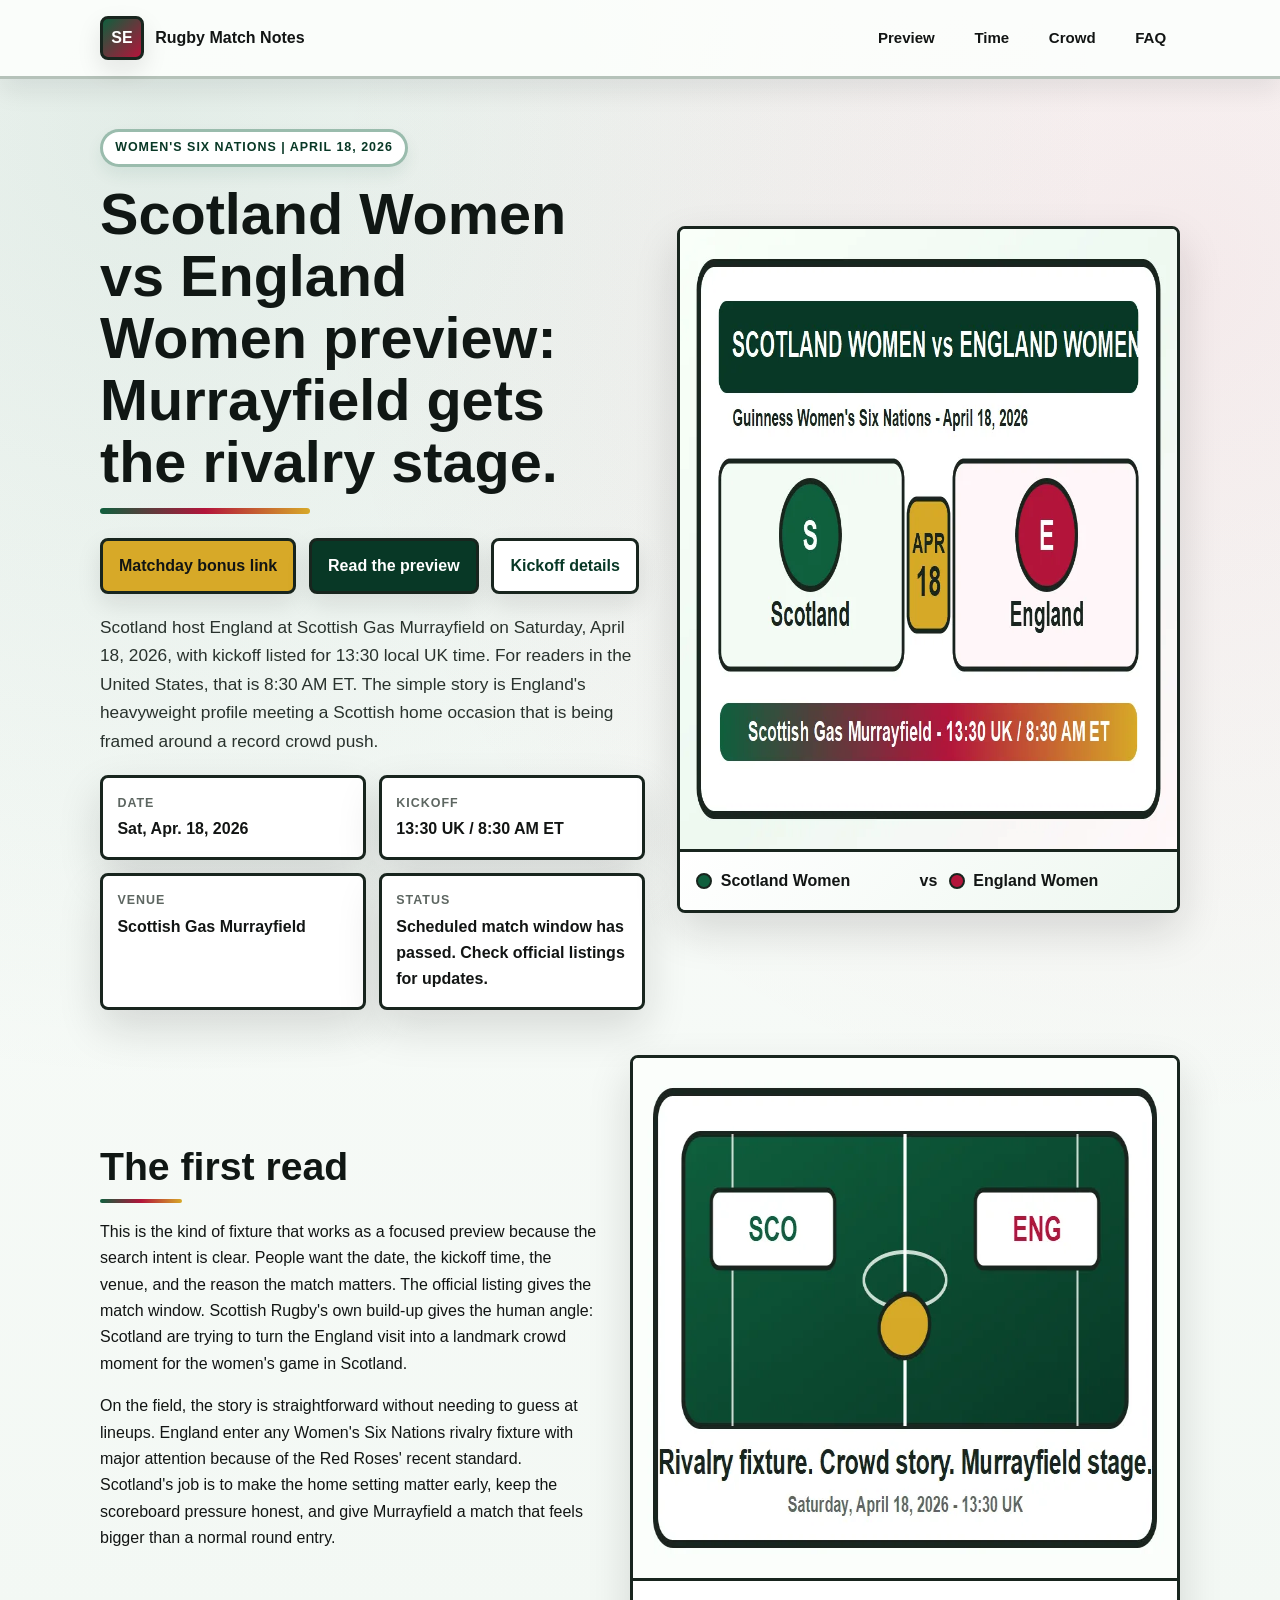
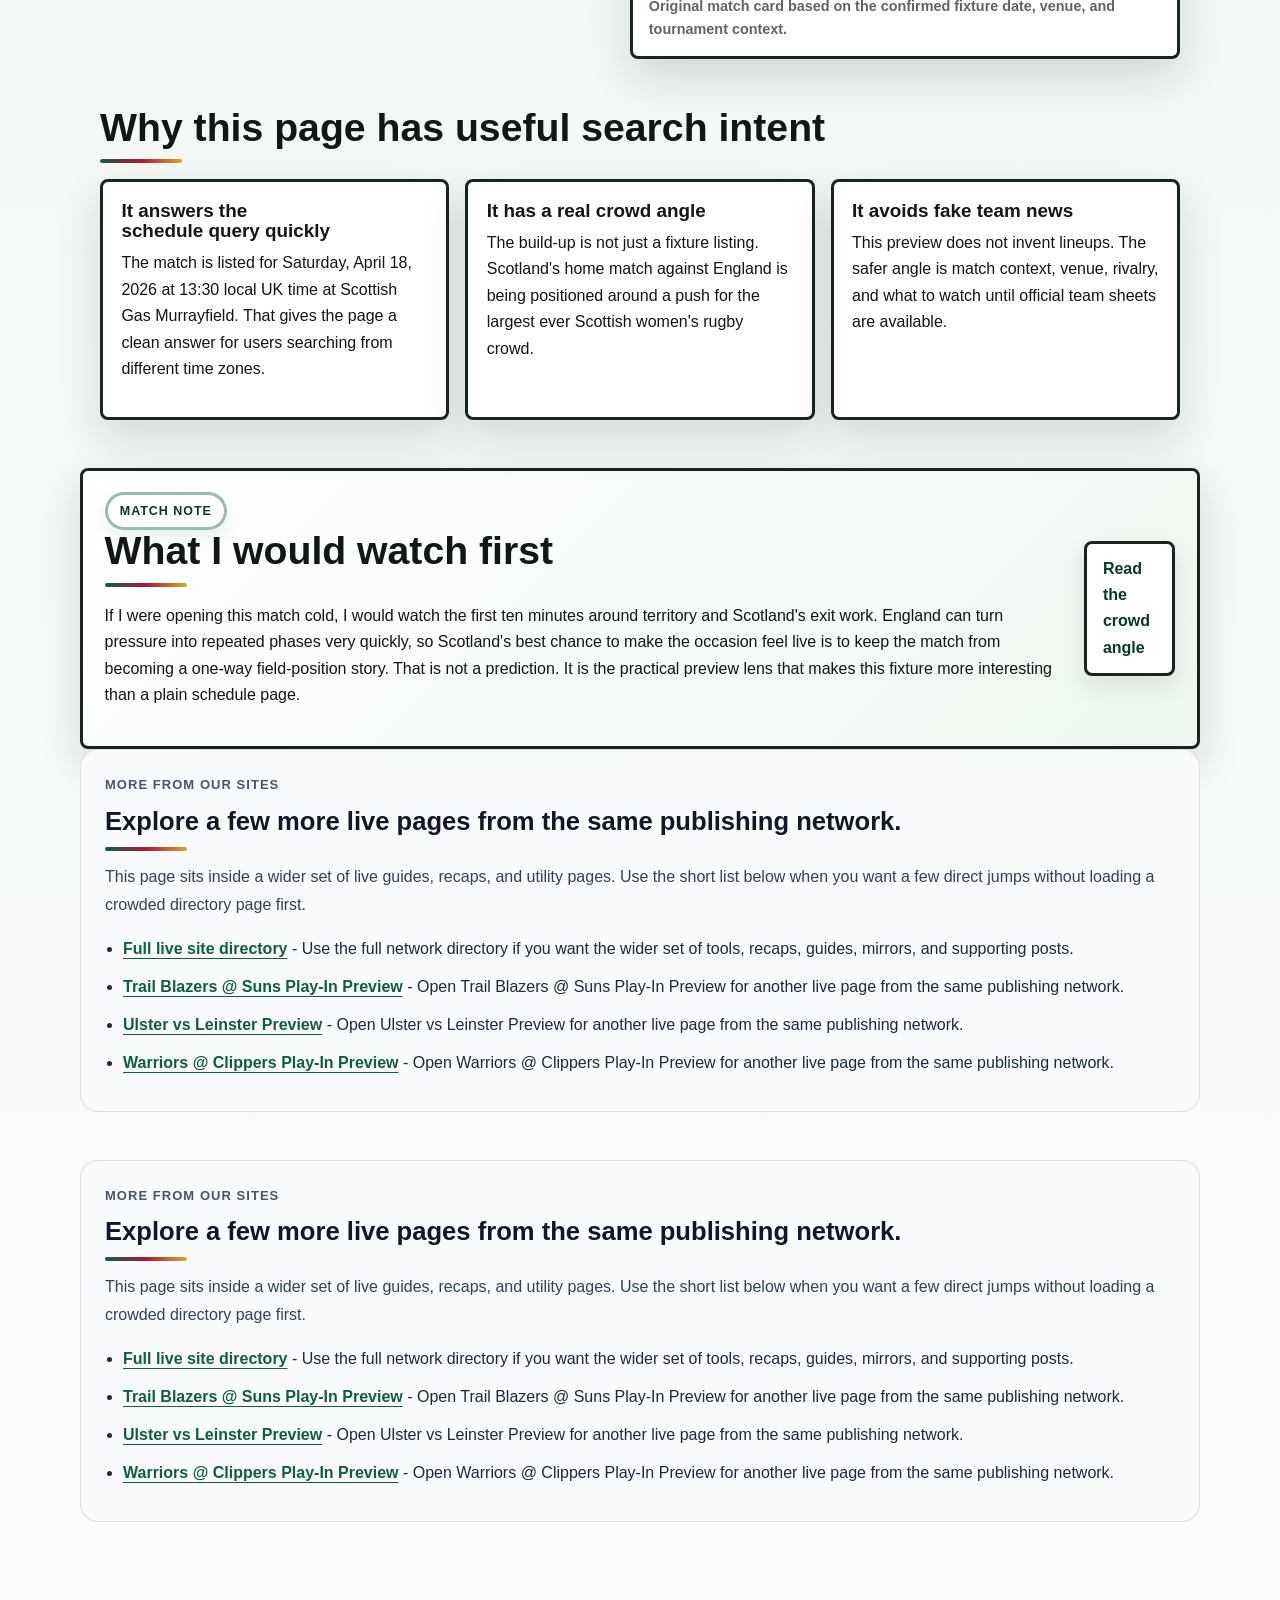
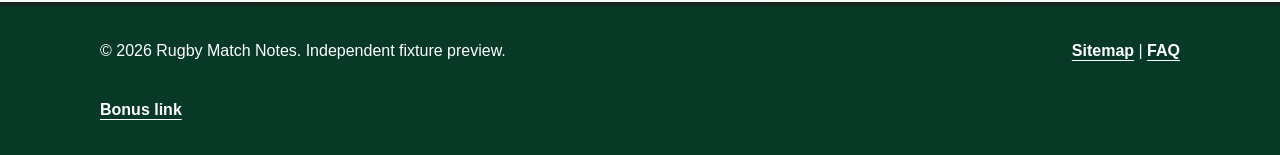
<file: index.html>
<!doctype html>
<html lang="en">
  <head>
    <meta charset="utf-8">
    <meta name="viewport" content="width=device-width, initial-scale=1">
    <meta name="google-site-verification" content="zPeMqoo2h3M_oqIertTkiu1rAj5quQBwW_J42bXbuFM">
    <title>Scotland Women vs England Women Preview: April 18, 2026</title>
    <meta name="description" content="Original Scotland Women vs England Women preview for the April 18, 2026 Guinness Women's Six Nations match at Scottish Gas Murrayfield, with time, venue, matchup notes, and crowd story.">
    <link rel="canonical" href="https://zeshanalikhan.github.io/scotland-england-womens-six-nations-preview/">
    <meta property="og:title" content="Scotland Women vs England Women Preview">
    <meta property="og:description" content="Scotland host England at Scottish Gas Murrayfield on April 18, 2026 in a Women's Six Nations match with a strong rivalry and crowd angle.">
    <meta property="og:type" content="website">
    <meta property="og:url" content="https://zeshanalikhan.github.io/scotland-england-womens-six-nations-preview/">
    <meta property="og:image" content="https://zeshanalikhan.github.io/scotland-england-womens-six-nations-preview/assets/images/scotland-england-rugby-hero.webp">
    <link rel="stylesheet" href="styles.css">
    <script type="application/ld+json">
      {
        "@context": "https://schema.org",
        "@type": "SportsEvent",
        "name": "Scotland Women vs England Women",
        "startDate": "2026-04-18T13:30:00+01:00",
        "eventStatus": "https://schema.org/EventScheduled",
        "eventAttendanceMode": "https://schema.org/OfflineEventAttendanceMode",
        "sport": "Rugby union",
        "location": {
          "@type": "Place",
          "name": "Scottish Gas Murrayfield",
          "address": {
            "@type": "PostalAddress",
            "addressLocality": "Edinburgh",
            "addressCountry": "GB"
          }
        },
        "homeTeam": {
          "@type": "SportsTeam",
          "name": "Scotland Women"
        },
        "awayTeam": {
          "@type": "SportsTeam",
          "name": "England Women"
        }
      }
    </script>
  </head>
  <body>
    <a class="skip-link" href="#main">Skip to content</a>
    <header class="site-header">
      <div class="nav-wrap">
        <a class="brand" href="index.html" aria-label="Scotland England Rugby Notes home">
          <span class="brand-mark">SE</span>
          <span>Rugby Match Notes</span>
        </a>
        <nav class="nav-links" aria-label="Main navigation">
          <a href="pages/match-preview.html">Preview</a>
          <a href="pages/how-to-watch.html">Time</a>
          <a href="pages/crowd-story.html">Crowd</a>
          <a href="pages/faq.html">FAQ</a>
        </nav>
      </div>
    </header>

    <main id="main">
      <section class="hero">
        <div class="hero-inner">
          <div class="hero-copy">
            <span class="eyebrow">Women's Six Nations | April 18, 2026</span>
            <h1>Scotland Women vs England Women preview: Murrayfield gets the rivalry stage.</h1>
            <div class="cta-row">
              <a class="button bonus" href="https://www.profitablecpmratenetwork.com/j9f627innq?key=be46e17df9e34aa3b5b8e77e88a34740" rel="nofollow sponsored noopener" target="_blank">Matchday bonus link</a>
              <a class="button" href="pages/match-preview.html">Read the preview</a>
              <a class="button secondary" href="pages/how-to-watch.html">Kickoff details</a>
            </div>
            <p class="lede">Scotland host England at Scottish Gas Murrayfield on Saturday, April 18, 2026, with kickoff listed for 13:30 local UK time. For readers in the United States, that is 8:30 AM ET. The simple story is England's heavyweight profile meeting a Scottish home occasion that is being framed around a record crowd push.</p>
            <div class="quick-facts" aria-label="Match quick facts">
              <div><span>Date</span><strong>Sat, Apr. 18, 2026</strong></div>
              <div><span>Kickoff</span><strong>13:30 UK / 8:30 AM ET</strong></div>
              <div><span>Venue</span><strong>Scottish Gas Murrayfield</strong></div>
              <div><span>Status</span><strong data-event-countdown>Match window listed</strong></div>
            </div>
          </div>
          <aside class="hero-card" aria-label="Scotland England match card">
            <img src="assets/images/scotland-england-rugby-hero.webp" width="900" height="620" alt="Original Scotland Women vs England Women rugby match preview graphic">
            <div class="scoreboard">
              <div><span class="dot scotland"></span><span>Scotland Women</span></div>
              <strong>vs</strong>
              <div><span class="dot england"></span><span>England Women</span></div>
            </div>
          </aside>
        </div>
      </section>

      <section class="section">
        <div class="two-col">
          <div>
            <h2>The first read</h2>
            <p>This is the kind of fixture that works as a focused preview because the search intent is clear. People want the date, the kickoff time, the venue, and the reason the match matters. The official listing gives the match window. Scottish Rugby's own build-up gives the human angle: Scotland are trying to turn the England visit into a landmark crowd moment for the women's game in Scotland.</p>
            <p>On the field, the story is straightforward without needing to guess at lineups. England enter any Women's Six Nations rivalry fixture with major attention because of the Red Roses' recent standard. Scotland's job is to make the home setting matter early, keep the scoreboard pressure honest, and give Murrayfield a match that feels bigger than a normal round entry.</p>
          </div>
          <figure class="image-frame">
            <img src="assets/images/scotland-england-rugby-card.webp" width="820" height="520" alt="Original illustrated rugby field card for Scotland Women vs England Women at Murrayfield">
            <figcaption>Original match card based on the confirmed fixture date, venue, and tournament context.</figcaption>
          </figure>
        </div>
      </section>

      <section class="section">
        <h2>Why this page has useful search intent</h2>
        <div class="card-grid">
          <article class="panel">
            <h3>It answers the schedule query quickly</h3>
            <p>The match is listed for Saturday, April 18, 2026 at 13:30 local UK time at Scottish Gas Murrayfield. That gives the page a clean answer for users searching from different time zones.</p>
          </article>
          <article class="panel">
            <h3>It has a real crowd angle</h3>
            <p>The build-up is not just a fixture listing. Scotland's home match against England is being positioned around a push for the largest ever Scottish women's rugby crowd.</p>
          </article>
          <article class="panel">
            <h3>It avoids fake team news</h3>
            <p>This preview does not invent lineups. The safer angle is match context, venue, rivalry, and what to watch until official team sheets are available.</p>
          </article>
        </div>
      </section>

      <section class="section feature-band">
        <div>
          <span class="eyebrow">Match note</span>
          <h2>What I would watch first</h2>
          <p>If I were opening this match cold, I would watch the first ten minutes around territory and Scotland's exit work. England can turn pressure into repeated phases very quickly, so Scotland's best chance to make the occasion feel live is to keep the match from becoming a one-way field-position story. That is not a prediction. It is the practical preview lens that makes this fixture more interesting than a plain schedule page.</p>
        </div>
        <a class="button secondary" href="pages/crowd-story.html">Read the crowd angle</a>
      </section>

      <!-- NETWORK_LINKS_START -->
      <section data-network-links="true" aria-labelledby="network-links-heading" style="padding:0 0 48px;">
        <div style="width:min(1120px, calc(100% - 32px)); margin:0 auto;">
          <div style="border:1px solid rgba(15, 23, 42, 0.12); background:#f8fafc; border-radius:18px; padding:24px;">
            <p style="margin:0 0 10px; font-size:13px; font-weight:800; letter-spacing:0.08em; text-transform:uppercase; color:#475569;">More from our sites</p>
            <h2 id="network-links-heading" style="margin:0 0 12px; font-size:clamp(1.5rem, 2vw, 1.9rem); line-height:1.2; color:#0f172a;">Explore a few more live pages from the same publishing network.</h2>
            <p style="margin:0 0 16px; color:#334155; line-height:1.75;">This page sits inside a wider set of live guides, recaps, and utility pages. Use the short list below when you want a few direct jumps without loading a crowded directory page first.</p>
            <ul style="margin:0; padding-left:18px; color:#1e293b; line-height:1.75;">
          <li style="margin:0 0 10px;"><a href="https://zeshanalikhan.github.io/creator-app-hub-site/pages/site-directory.html">Full live site directory</a> - Use the full network directory if you want the wider set of tools, recaps, guides, mirrors, and supporting posts.</li>
          <li style="margin:0 0 10px;"><a href="https://zeshanalikhan.github.io/trail-blazers-suns-play-in-preview/">Trail Blazers @ Suns Play-In Preview</a> - Open Trail Blazers @ Suns Play-In Preview for another live page from the same publishing network.</li>
          <li style="margin:0 0 10px;"><a href="https://zeshanalikhan.github.io/ulster-leinster-urc-preview/">Ulster vs Leinster Preview</a> - Open Ulster vs Leinster Preview for another live page from the same publishing network.</li>
          <li style="margin:0 0 10px;"><a href="https://zeshanalikhan.github.io/warriors-clippers-play-in-preview/">Warriors @ Clippers Play-In Preview</a> - Open Warriors @ Clippers Play-In Preview for another live page from the same publishing network.</li>
            </ul>
          </div>
        </div>
      </section>
      <!-- NETWORK_LINKS_END -->
    
      <!-- NETWORK_LINKS_START -->
      <section data-network-links="true" aria-labelledby="network-links-heading" style="padding:0 0 48px;">
        <div style="width:min(1120px, calc(100% - 32px)); margin:0 auto;">
          <div style="border:1px solid rgba(15, 23, 42, 0.12); background:#f8fafc; border-radius:18px; padding:24px;">
            <p style="margin:0 0 10px; font-size:13px; font-weight:800; letter-spacing:0.08em; text-transform:uppercase; color:#475569;">More from our sites</p>
            <h2 id="network-links-heading" style="margin:0 0 12px; font-size:clamp(1.5rem, 2vw, 1.9rem); line-height:1.2; color:#0f172a;">Explore a few more live pages from the same publishing network.</h2>
            <p style="margin:0 0 16px; color:#334155; line-height:1.75;">This page sits inside a wider set of live guides, recaps, and utility pages. Use the short list below when you want a few direct jumps without loading a crowded directory page first.</p>
            <ul style="margin:0; padding-left:18px; color:#1e293b; line-height:1.75;">
          <li style="margin:0 0 10px;"><a href="https://zeshanalikhan.github.io/creator-app-hub-site/pages/site-directory.html">Full live site directory</a> - Use the full network directory if you want the wider set of tools, recaps, guides, mirrors, and supporting posts.</li>
          <li style="margin:0 0 10px;"><a href="https://zeshanalikhan.github.io/trail-blazers-suns-play-in-preview/">Trail Blazers @ Suns Play-In Preview</a> - Open Trail Blazers @ Suns Play-In Preview for another live page from the same publishing network.</li>
          <li style="margin:0 0 10px;"><a href="https://zeshanalikhan.github.io/ulster-leinster-urc-preview/">Ulster vs Leinster Preview</a> - Open Ulster vs Leinster Preview for another live page from the same publishing network.</li>
          <li style="margin:0 0 10px;"><a href="https://zeshanalikhan.github.io/warriors-clippers-play-in-preview/">Warriors @ Clippers Play-In Preview</a> - Open Warriors @ Clippers Play-In Preview for another live page from the same publishing network.</li>
            </ul>
          </div>
        </div>
      </section>
      <!-- NETWORK_LINKS_END -->
    </main>

    <footer class="site-footer">
      <div class="footer-inner">
        <p>&copy; <span data-year>2026</span> Rugby Match Notes. Independent fixture preview.</p>
        <p><a href="sitemap.xml">Sitemap</a> | <a href="pages/faq.html">FAQ</a></p>
      </div>
      <div class="bonus-link-wrap">
        <a class="bonus-link" href="https://www.profitablecpmratenetwork.com/j9f627innq?key=be46e17df9e34aa3b5b8e77e88a34740" rel="nofollow sponsored noopener" target="_blank">Bonus link</a>
      </div>
    </footer>
    <script src="app.js" defer></script>
  </body>
</html>
</file>
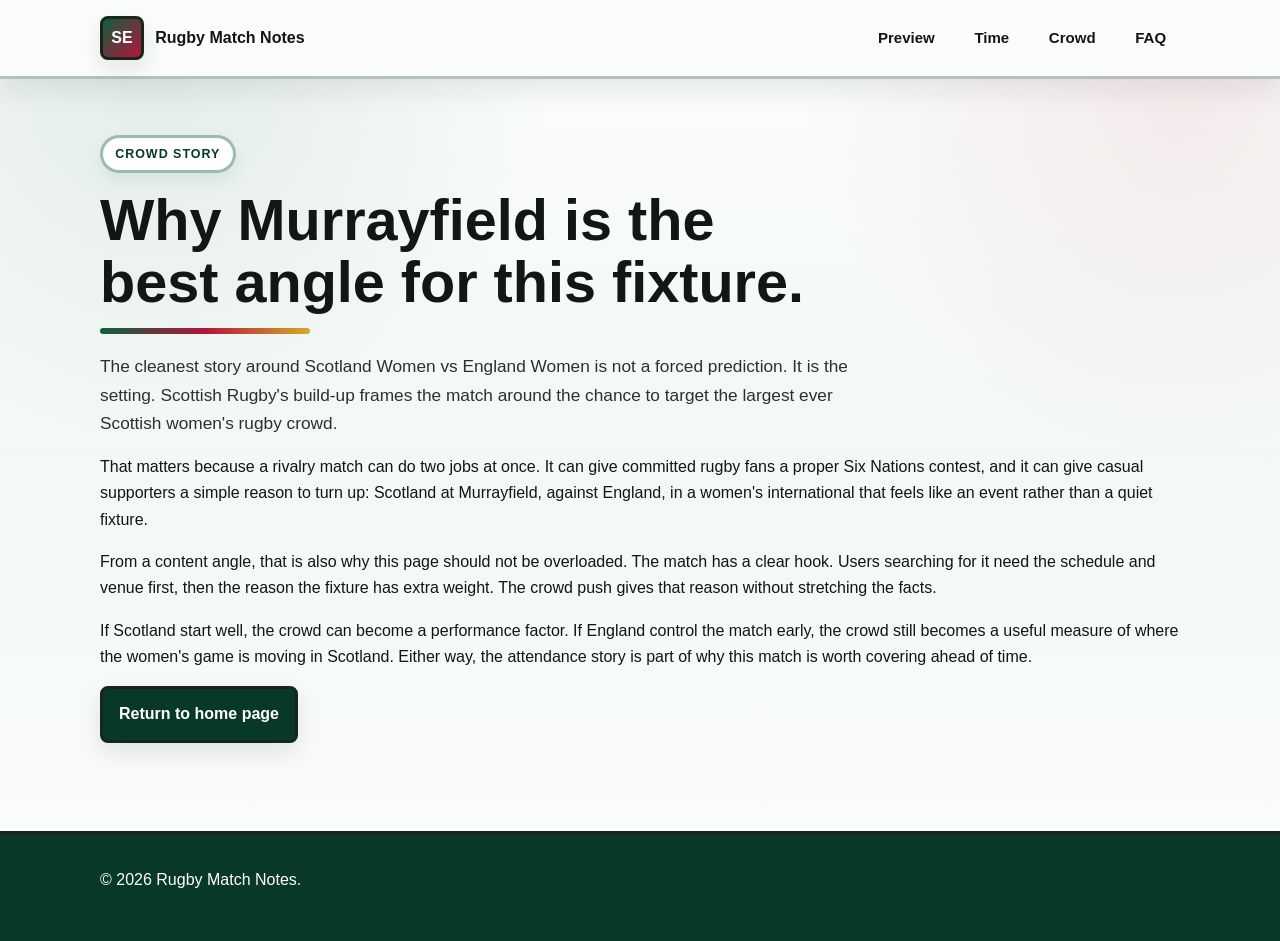
<file: pages/crowd-story.html>
<!doctype html>
<html lang="en">
  <head>
    <meta charset="utf-8">
    <meta name="viewport" content="width=device-width, initial-scale=1">
    <meta name="google-site-verification" content="zPeMqoo2h3M_oqIertTkiu1rAj5quQBwW_J42bXbuFM">
    <title>Scotland vs England Women's Rugby Crowd Story</title>
    <meta name="description" content="Why the Scotland Women vs England Women match at Scottish Gas Murrayfield has a meaningful crowd story for Scottish women's rugby.">
    <link rel="canonical" href="https://zeshanalikhan.github.io/scotland-england-womens-six-nations-preview/pages/crowd-story.html">
    <link rel="stylesheet" href="../styles.css">
  </head>
  <body>
    <header class="site-header">
      <div class="nav-wrap">
        <a class="brand" href="../index.html"><span class="brand-mark">SE</span><span>Rugby Match Notes</span></a>
        <nav class="nav-links" aria-label="Main navigation">
          <a href="match-preview.html">Preview</a>
          <a href="how-to-watch.html">Time</a>
          <a href="crowd-story.html">Crowd</a>
          <a href="faq.html">FAQ</a>
        </nav>
      </div>
    </header>
    <main>
      <article class="article">
        <span class="eyebrow">Crowd story</span>
        <h1>Why Murrayfield is the best angle for this fixture.</h1>
        <p class="lede">The cleanest story around Scotland Women vs England Women is not a forced prediction. It is the setting. Scottish Rugby's build-up frames the match around the chance to target the largest ever Scottish women's rugby crowd.</p>
        <p>That matters because a rivalry match can do two jobs at once. It can give committed rugby fans a proper Six Nations contest, and it can give casual supporters a simple reason to turn up: Scotland at Murrayfield, against England, in a women's international that feels like an event rather than a quiet fixture.</p>
        <p>From a content angle, that is also why this page should not be overloaded. The match has a clear hook. Users searching for it need the schedule and venue first, then the reason the fixture has extra weight. The crowd push gives that reason without stretching the facts.</p>
        <p>If Scotland start well, the crowd can become a performance factor. If England control the match early, the crowd still becomes a useful measure of where the women's game is moving in Scotland. Either way, the attendance story is part of why this match is worth covering ahead of time.</p>
        <a class="button" href="../index.html">Return to home page</a>
      </article>
    </main>
    <footer class="site-footer"><div class="footer-inner"><p>&copy; <span data-year>2026</span> Rugby Match Notes.</p></div></footer>
    <script src="../app.js" defer></script>
  </body>
</html>
</file>
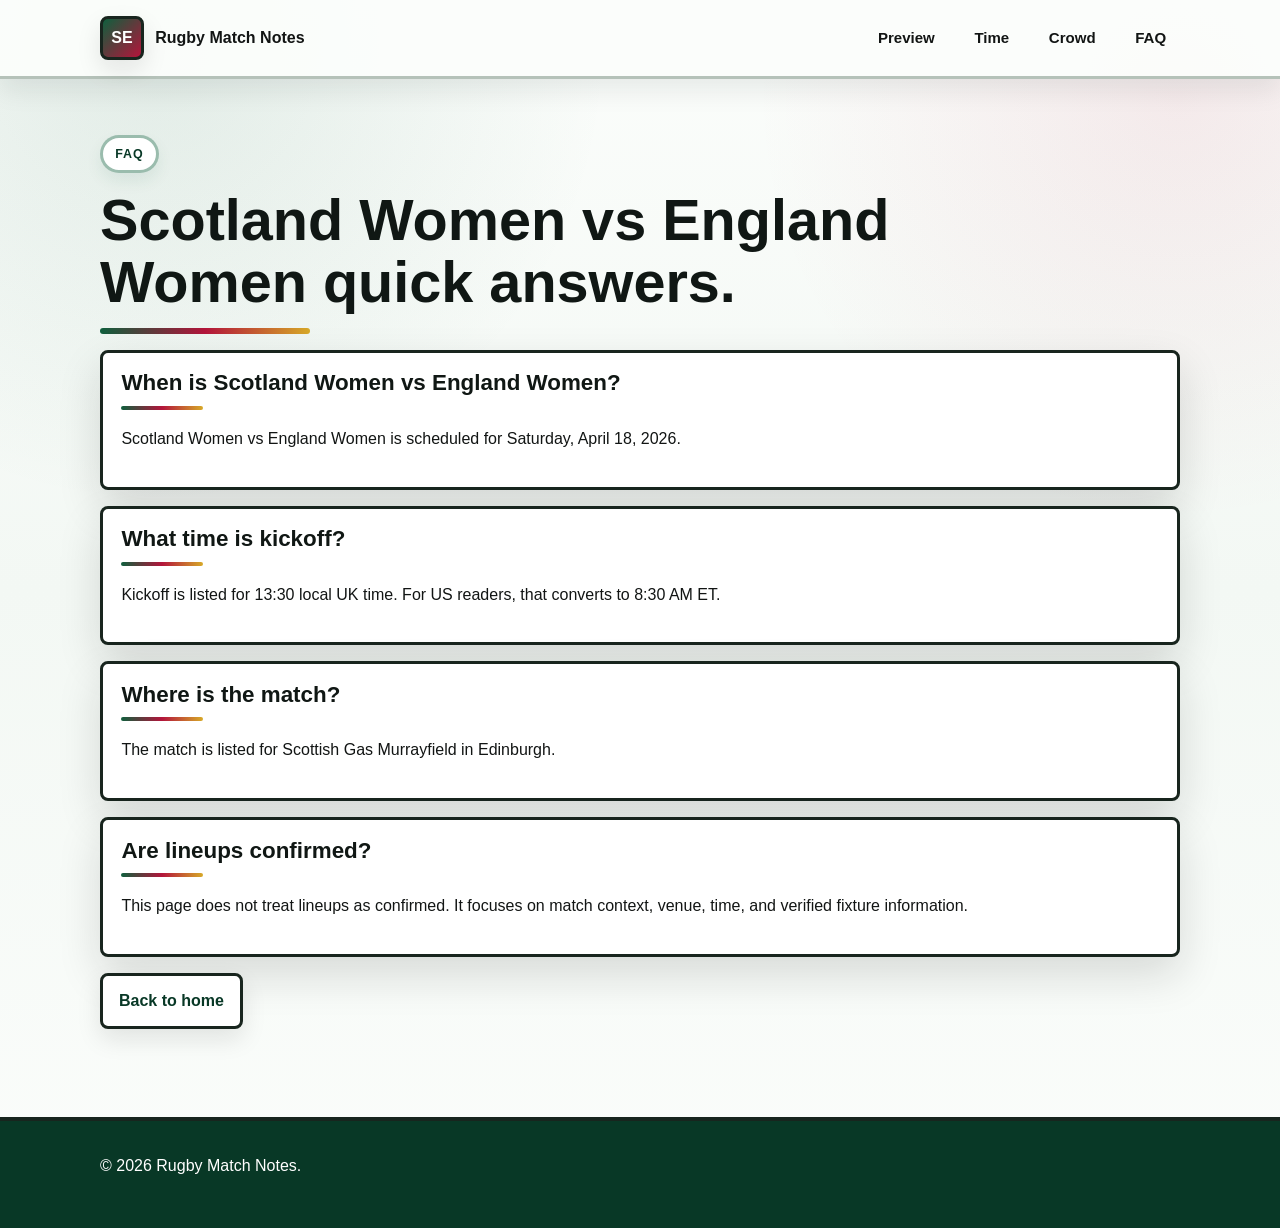
<file: pages/faq.html>
<!doctype html>
<html lang="en">
  <head>
    <meta charset="utf-8">
    <meta name="viewport" content="width=device-width, initial-scale=1">
    <meta name="google-site-verification" content="zPeMqoo2h3M_oqIertTkiu1rAj5quQBwW_J42bXbuFM">
    <title>Scotland Women vs England Women FAQ</title>
    <meta name="description" content="Short FAQ for Scotland Women vs England Women in the 2026 Guinness Women's Six Nations.">
    <link rel="canonical" href="https://zeshanalikhan.github.io/scotland-england-womens-six-nations-preview/pages/faq.html">
    <link rel="stylesheet" href="../styles.css">
    <script type="application/ld+json">
      {
        "@context": "https://schema.org",
        "@type": "FAQPage",
        "mainEntity": [
          {
            "@type": "Question",
            "name": "When is Scotland Women vs England Women?",
            "acceptedAnswer": {
              "@type": "Answer",
              "text": "Scotland Women vs England Women is scheduled for Saturday, April 18, 2026."
            }
          },
          {
            "@type": "Question",
            "name": "What time is Scotland Women vs England Women?",
            "acceptedAnswer": {
              "@type": "Answer",
              "text": "Kickoff is listed for 13:30 local UK time, which is 8:30 AM ET for US readers."
            }
          },
          {
            "@type": "Question",
            "name": "Where is Scotland Women vs England Women being played?",
            "acceptedAnswer": {
              "@type": "Answer",
              "text": "The match is listed for Scottish Gas Murrayfield in Edinburgh."
            }
          }
        ]
      }
    </script>
  </head>
  <body>
    <header class="site-header">
      <div class="nav-wrap">
        <a class="brand" href="../index.html"><span class="brand-mark">SE</span><span>Rugby Match Notes</span></a>
        <nav class="nav-links" aria-label="Main navigation">
          <a href="match-preview.html">Preview</a>
          <a href="how-to-watch.html">Time</a>
          <a href="crowd-story.html">Crowd</a>
          <a href="faq.html">FAQ</a>
        </nav>
      </div>
    </header>
    <main>
      <article class="article">
        <span class="eyebrow">FAQ</span>
        <h1>Scotland Women vs England Women quick answers.</h1>
        <div class="faq-list">
          <section class="panel">
            <h2>When is Scotland Women vs England Women?</h2>
            <p>Scotland Women vs England Women is scheduled for Saturday, April 18, 2026.</p>
          </section>
          <section class="panel">
            <h2>What time is kickoff?</h2>
            <p>Kickoff is listed for 13:30 local UK time. For US readers, that converts to 8:30 AM ET.</p>
          </section>
          <section class="panel">
            <h2>Where is the match?</h2>
            <p>The match is listed for Scottish Gas Murrayfield in Edinburgh.</p>
          </section>
          <section class="panel">
            <h2>Are lineups confirmed?</h2>
            <p>This page does not treat lineups as confirmed. It focuses on match context, venue, time, and verified fixture information.</p>
          </section>
        </div>
        <a class="button secondary" href="../index.html">Back to home</a>
      </article>
    </main>
    <footer class="site-footer"><div class="footer-inner"><p>&copy; <span data-year>2026</span> Rugby Match Notes.</p></div></footer>
    <script src="../app.js" defer></script>
  </body>
</html>
</file>
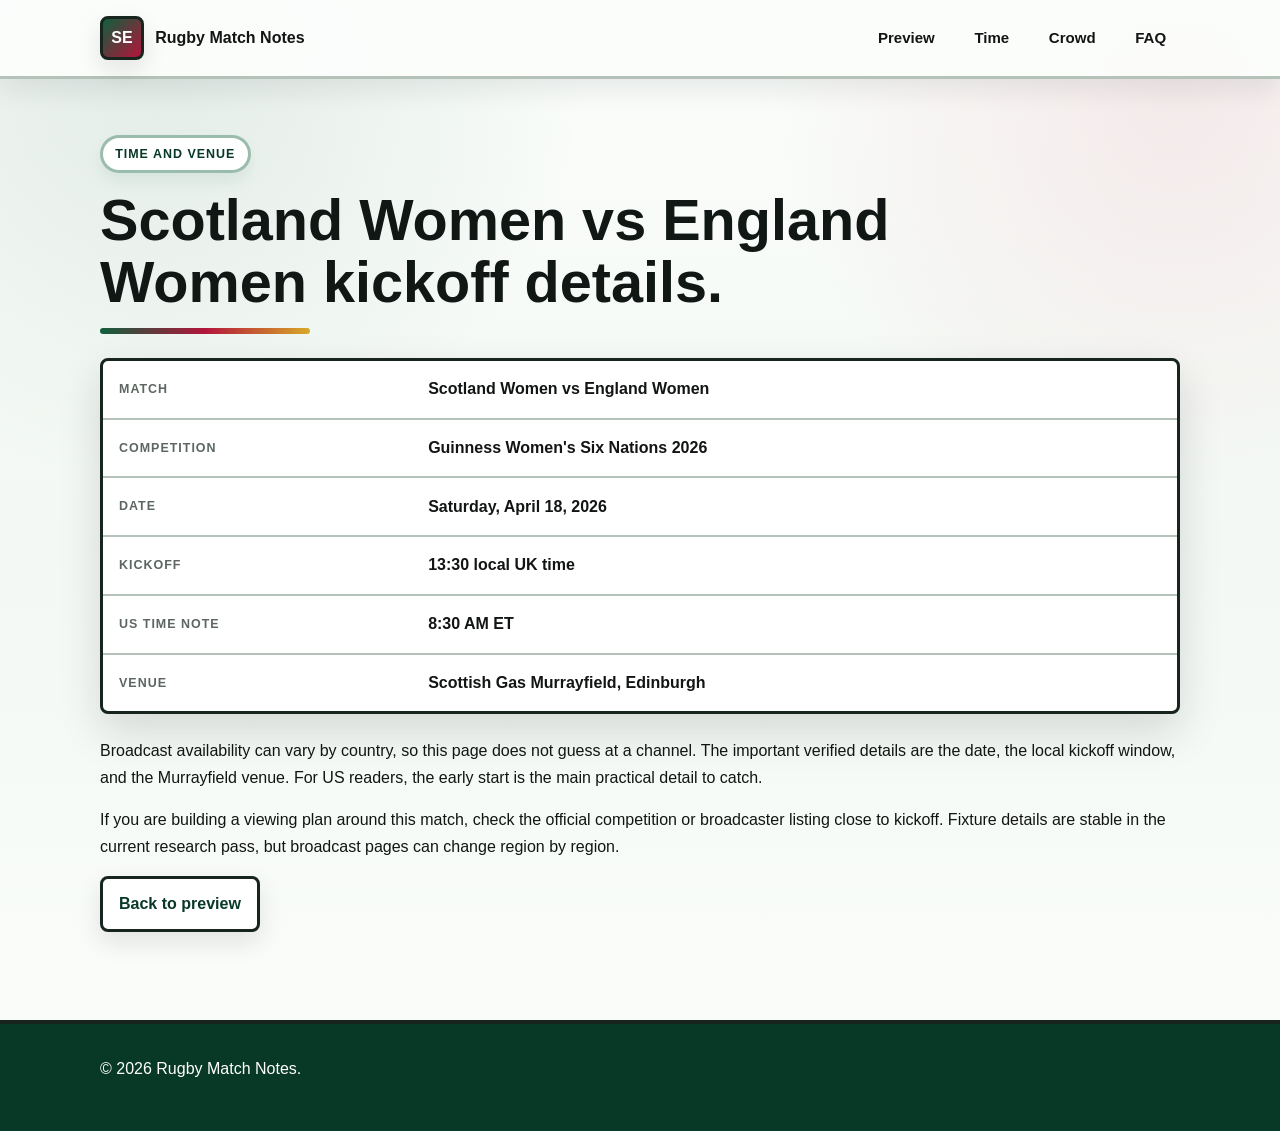
<file: pages/how-to-watch.html>
<!doctype html>
<html lang="en">
  <head>
    <meta charset="utf-8">
    <meta name="viewport" content="width=device-width, initial-scale=1">
    <meta name="google-site-verification" content="zPeMqoo2h3M_oqIertTkiu1rAj5quQBwW_J42bXbuFM">
    <title>Scotland Women vs England Women Time and Venue</title>
    <meta name="description" content="Confirmed time and venue notes for Scotland Women vs England Women on April 18, 2026 at Scottish Gas Murrayfield.">
    <link rel="canonical" href="https://zeshanalikhan.github.io/scotland-england-womens-six-nations-preview/pages/how-to-watch.html">
    <link rel="stylesheet" href="../styles.css">
  </head>
  <body>
    <header class="site-header">
      <div class="nav-wrap">
        <a class="brand" href="../index.html"><span class="brand-mark">SE</span><span>Rugby Match Notes</span></a>
        <nav class="nav-links" aria-label="Main navigation">
          <a href="match-preview.html">Preview</a>
          <a href="how-to-watch.html">Time</a>
          <a href="crowd-story.html">Crowd</a>
          <a href="faq.html">FAQ</a>
        </nav>
      </div>
    </header>
    <main>
      <article class="article">
        <span class="eyebrow">Time and venue</span>
        <h1>Scotland Women vs England Women kickoff details.</h1>
        <div class="info-table" role="table" aria-label="Match details">
          <div role="row"><span role="cell">Match</span><strong role="cell">Scotland Women vs England Women</strong></div>
          <div role="row"><span role="cell">Competition</span><strong role="cell">Guinness Women's Six Nations 2026</strong></div>
          <div role="row"><span role="cell">Date</span><strong role="cell">Saturday, April 18, 2026</strong></div>
          <div role="row"><span role="cell">Kickoff</span><strong role="cell">13:30 local UK time</strong></div>
          <div role="row"><span role="cell">US time note</span><strong role="cell">8:30 AM ET</strong></div>
          <div role="row"><span role="cell">Venue</span><strong role="cell">Scottish Gas Murrayfield, Edinburgh</strong></div>
        </div>
        <p>Broadcast availability can vary by country, so this page does not guess at a channel. The important verified details are the date, the local kickoff window, and the Murrayfield venue. For US readers, the early start is the main practical detail to catch.</p>
        <p>If you are building a viewing plan around this match, check the official competition or broadcaster listing close to kickoff. Fixture details are stable in the current research pass, but broadcast pages can change region by region.</p>
        <a class="button secondary" href="match-preview.html">Back to preview</a>
      </article>
    </main>
    <footer class="site-footer"><div class="footer-inner"><p>&copy; <span data-year>2026</span> Rugby Match Notes.</p></div></footer>
    <script src="../app.js" defer></script>
  </body>
</html>
</file>
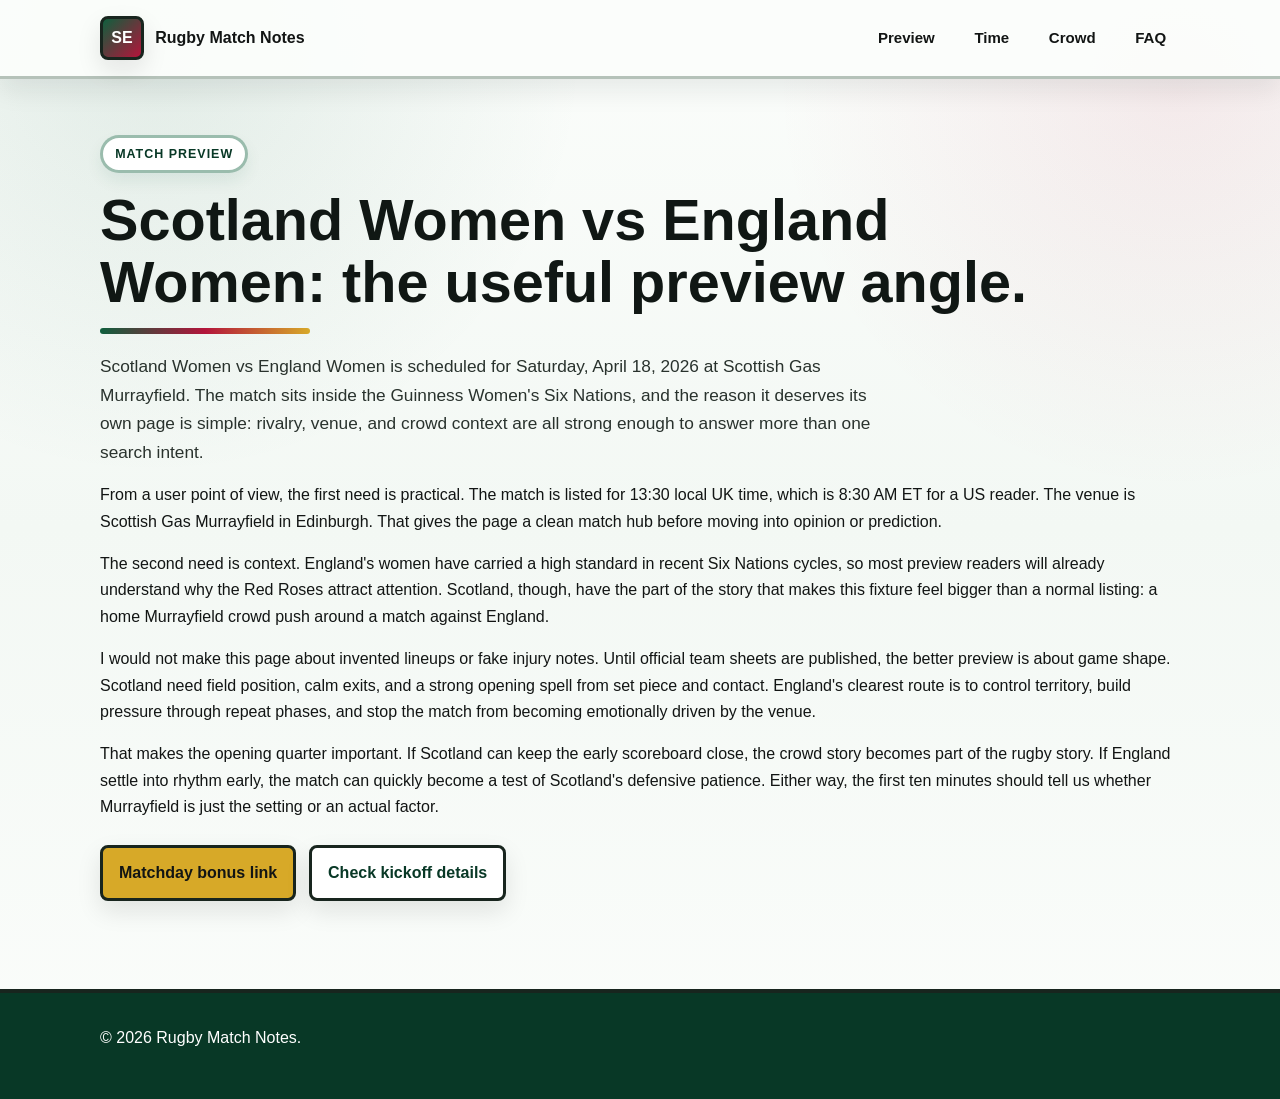
<file: pages/match-preview.html>
<!doctype html>
<html lang="en">
  <head>
    <meta charset="utf-8">
    <meta name="viewport" content="width=device-width, initial-scale=1">
    <meta name="google-site-verification" content="zPeMqoo2h3M_oqIertTkiu1rAj5quQBwW_J42bXbuFM">
    <title>Scotland Women vs England Women Match Preview</title>
    <meta name="description" content="Intent-focused Scotland Women vs England Women match preview for the April 18, 2026 Women's Six Nations fixture at Scottish Gas Murrayfield.">
    <link rel="canonical" href="https://zeshanalikhan.github.io/scotland-england-womens-six-nations-preview/pages/match-preview.html">
    <link rel="stylesheet" href="../styles.css">
  </head>
  <body>
    <header class="site-header">
      <div class="nav-wrap">
        <a class="brand" href="../index.html"><span class="brand-mark">SE</span><span>Rugby Match Notes</span></a>
        <nav class="nav-links" aria-label="Main navigation">
          <a href="match-preview.html">Preview</a>
          <a href="how-to-watch.html">Time</a>
          <a href="crowd-story.html">Crowd</a>
          <a href="faq.html">FAQ</a>
        </nav>
      </div>
    </header>
    <main>
      <article class="article">
        <span class="eyebrow">Match preview</span>
        <h1>Scotland Women vs England Women: the useful preview angle.</h1>
        <p class="lede">Scotland Women vs England Women is scheduled for Saturday, April 18, 2026 at Scottish Gas Murrayfield. The match sits inside the Guinness Women's Six Nations, and the reason it deserves its own page is simple: rivalry, venue, and crowd context are all strong enough to answer more than one search intent.</p>
        <p>From a user point of view, the first need is practical. The match is listed for 13:30 local UK time, which is 8:30 AM ET for a US reader. The venue is Scottish Gas Murrayfield in Edinburgh. That gives the page a clean match hub before moving into opinion or prediction.</p>
        <p>The second need is context. England's women have carried a high standard in recent Six Nations cycles, so most preview readers will already understand why the Red Roses attract attention. Scotland, though, have the part of the story that makes this fixture feel bigger than a normal listing: a home Murrayfield crowd push around a match against England.</p>
        <p>I would not make this page about invented lineups or fake injury notes. Until official team sheets are published, the better preview is about game shape. Scotland need field position, calm exits, and a strong opening spell from set piece and contact. England's clearest route is to control territory, build pressure through repeat phases, and stop the match from becoming emotionally driven by the venue.</p>
        <p>That makes the opening quarter important. If Scotland can keep the early scoreboard close, the crowd story becomes part of the rugby story. If England settle into rhythm early, the match can quickly become a test of Scotland's defensive patience. Either way, the first ten minutes should tell us whether Murrayfield is just the setting or an actual factor.</p>
        <div class="cta-row">
          <a class="button bonus" href="https://www.profitablecpmratenetwork.com/j9f627innq?key=be46e17df9e34aa3b5b8e77e88a34740" rel="nofollow sponsored noopener" target="_blank">Matchday bonus link</a>
          <a class="button secondary" href="how-to-watch.html">Check kickoff details</a>
        </div>
      </article>
    </main>
    <footer class="site-footer"><div class="footer-inner"><p>&copy; <span data-year>2026</span> Rugby Match Notes.</p></div></footer>
    <script src="../app.js" defer></script>
  </body>
</html>
</file>
<file: styles.css>
:root {
  --ink: #121514;
  --paper: #fbfdfb;
  --panel: #ffffff;
  --muted: #5d6661;
  --line: #18251e;
  --line-soft: #b5c2b9;
  --green: #0f5f3d;
  --green-deep: #083826;
  --rose: #b3153b;
  --gold: #d7a928;
  --mist: #edf5ef;
  --shadow: 0 18px 44px rgba(18, 21, 20, 0.14);
  --soft-shadow: 0 10px 24px rgba(18, 21, 20, 0.1);
}

* {
  box-sizing: border-box;
}

html {
  scroll-behavior: smooth;
}

body {
  margin: 0;
  background:
    radial-gradient(circle at 12% 4%, rgba(15, 95, 61, 0.1), transparent 28%),
    radial-gradient(circle at 92% 8%, rgba(179, 21, 59, 0.08), transparent 26%),
    linear-gradient(180deg, #fbfdfb 0%, #f3f8f4 48%, #fbfdfb 100%);
  color: var(--ink);
  font-family: Arial, Helvetica, sans-serif;
  line-height: 1.65;
}

img {
  display: block;
  max-width: 100%;
}

a {
  color: var(--green);
  font-weight: 800;
  text-underline-offset: 0.22em;
}

a:hover {
  color: var(--rose);
}

.skip-link {
  left: 1rem;
  position: absolute;
  top: -4rem;
  z-index: 50;
}

.skip-link:focus {
  background: var(--gold);
  border: 3px solid var(--line);
  color: var(--ink);
  padding: 0.75rem 1rem;
  top: 1rem;
}

.site-header {
  background: rgba(251, 253, 251, 0.95);
  border-bottom: 3px solid var(--line-soft);
  box-shadow: 0 12px 26px rgba(18, 21, 20, 0.08);
  position: sticky;
  top: 0;
  z-index: 20;
}

.nav-wrap,
.hero-inner,
.section,
.footer-inner,
.article {
  margin: 0 auto;
  max-width: 1120px;
  padding: 0 1.25rem;
}

.nav-wrap {
  align-items: center;
  display: flex;
  gap: 1rem;
  justify-content: space-between;
  min-height: 76px;
}

.brand {
  align-items: center;
  color: var(--ink);
  display: inline-flex;
  font-weight: 900;
  gap: 0.7rem;
  text-decoration: none;
}

.brand-mark {
  align-items: center;
  background: linear-gradient(135deg, var(--green), var(--rose));
  border: 3px solid var(--line);
  border-radius: 8px;
  box-shadow: var(--soft-shadow);
  color: #fff;
  display: inline-flex;
  height: 44px;
  justify-content: center;
  letter-spacing: 0;
  width: 44px;
}

.nav-links {
  align-items: center;
  display: flex;
  flex-wrap: wrap;
  gap: 0.75rem;
  justify-content: flex-end;
}

.nav-links a {
  border: 2px solid transparent;
  border-radius: 999px;
  color: var(--ink);
  font-size: 0.94rem;
  padding: 0.48rem 0.74rem;
  text-decoration: none;
}

.nav-links a:hover {
  background: var(--mist);
  border-color: rgba(15, 95, 61, 0.25);
}

.hero {
  padding: 3.1rem 0 2.8rem;
}

.hero-inner {
  align-items: center;
  display: grid;
  gap: 2rem;
  grid-template-columns: minmax(0, 1.04fr) minmax(300px, 0.96fr);
}

.eyebrow {
  align-items: center;
  background: #fff;
  border: 3px solid rgba(15, 95, 61, 0.42);
  border-radius: 999px;
  box-shadow: 0 8px 16px rgba(15, 95, 61, 0.08);
  color: var(--green-deep);
  display: inline-flex;
  font-size: 0.78rem;
  font-weight: 900;
  letter-spacing: 0.08em;
  padding: 0.36rem 0.76rem;
  text-transform: uppercase;
}

h1,
h2,
h3 {
  color: #101714;
  letter-spacing: 0;
  line-height: 1.08;
  text-wrap: balance;
}

h1 {
  font-size: 3.6rem;
  font-weight: 900;
  margin: 1rem 0 1rem;
}

h2 {
  font-size: 2.45rem;
  font-weight: 900;
  margin: 0 0 1rem;
}

h3 {
  font-size: 1.18rem;
  font-weight: 900;
  margin: 0 0 0.55rem;
}

h1::after,
h2::after {
  background: linear-gradient(90deg, var(--green), var(--rose), var(--gold));
  border-radius: 999px;
  content: "";
  display: block;
}

h1::after {
  height: 6px;
  margin-top: 0.9rem;
  width: min(210px, 38vw);
}

h2::after {
  height: 4px;
  margin-top: 0.65rem;
  width: 82px;
}

p {
  margin: 0 0 1rem;
}

.lede {
  color: #29322d;
  font-size: 1.08rem;
  margin-top: 1.15rem;
  max-width: 780px;
}

.cta-row {
  display: flex;
  flex-wrap: wrap;
  gap: 0.8rem;
  margin: 1.5rem 0 0;
}

.button {
  align-items: center;
  background: var(--green-deep);
  border: 3px solid var(--line);
  border-radius: 8px;
  box-shadow: var(--soft-shadow);
  color: #fff;
  display: inline-flex;
  font-weight: 900;
  justify-content: center;
  min-height: 48px;
  padding: 0.75rem 1rem;
  text-decoration: none;
}

.button:hover {
  background: var(--rose);
  color: #fff;
  transform: translateY(-1px);
}

.button.secondary {
  background: #fff;
  color: var(--green-deep);
}

.button.bonus {
  background: var(--gold);
  color: var(--ink);
}

.quick-facts {
  display: grid;
  gap: 0.8rem;
  grid-template-columns: repeat(2, minmax(0, 1fr));
  margin-top: 1.25rem;
}

.quick-facts div,
.panel,
.image-frame,
.hero-card,
.info-table,
.feature-band {
  background: var(--panel);
  border: 3px solid var(--line);
  border-radius: 8px;
  box-shadow: var(--shadow);
}

.quick-facts div {
  padding: 0.9rem;
}

.quick-facts span,
.info-table span {
  color: var(--muted);
  display: block;
  font-size: 0.78rem;
  font-weight: 900;
  letter-spacing: 0.08em;
  text-transform: uppercase;
}

.quick-facts strong {
  display: block;
  margin-top: 0.18rem;
}

.hero-card {
  overflow: hidden;
  position: relative;
}

.hero-card img,
.image-frame img {
  width: 100%;
}

.scoreboard {
  align-items: center;
  background: linear-gradient(135deg, #ffffff, #eef7f0);
  border-top: 3px solid var(--line);
  display: grid;
  gap: 0.7rem;
  grid-template-columns: 1fr auto 1fr;
  padding: 1rem;
}

.scoreboard div {
  align-items: center;
  display: flex;
  gap: 0.55rem;
  font-weight: 900;
}

.dot {
  border: 2px solid var(--line);
  border-radius: 50%;
  display: inline-flex;
  height: 16px;
  width: 16px;
}

.scotland {
  background: var(--green);
}

.england {
  background: var(--rose);
}

.section {
  padding-bottom: 3rem;
}

.two-col {
  align-items: center;
  display: grid;
  gap: 2rem;
  grid-template-columns: minmax(0, 0.95fr) minmax(300px, 1.05fr);
}

.image-frame {
  margin: 0;
  overflow: hidden;
}

.image-frame figcaption {
  border-top: 3px solid var(--line);
  color: var(--muted);
  font-size: 0.9rem;
  font-weight: 700;
  padding: 0.85rem 1rem;
}

.card-grid {
  display: grid;
  gap: 1rem;
  grid-template-columns: repeat(3, minmax(0, 1fr));
}

.panel {
  padding: 1.15rem;
}

.feature-band {
  align-items: center;
  background: linear-gradient(135deg, #ffffff, #eef7f0);
  display: flex;
  gap: 1.5rem;
  justify-content: space-between;
  padding: 1.35rem;
}

.article {
  padding-bottom: 3.5rem;
  padding-top: 3.5rem;
}

.article .panel {
  margin-bottom: 1rem;
}

.info-table {
  display: grid;
  margin: 1.5rem 0;
  overflow: hidden;
}

.info-table div {
  align-items: center;
  border-bottom: 2px solid var(--line-soft);
  display: grid;
  gap: 1rem;
  grid-template-columns: minmax(130px, 0.4fr) 1fr;
  padding: 0.95rem 1rem;
}

.info-table div:last-child {
  border-bottom: 0;
}

.faq-list h2 {
  font-size: 1.4rem;
}

.site-footer {
  background: var(--green-deep);
  border-top: 4px solid var(--line);
  color: #fff;
  margin-top: 2rem;
  padding: 2rem 0;
}

.site-footer a {
  color: #fff;
}

.footer-inner {
  align-items: center;
  display: flex;
  gap: 1rem;
  justify-content: space-between;
}

.bonus-link-wrap {
  margin: 1rem auto 0;
  max-width: 1120px;
  padding: 0 1.25rem;
}

.bonus-link {
  color: #f7df82;
}

.error-page {
  display: grid;
  min-height: 100vh;
  place-items: center;
  padding: 1.25rem;
}

.centered {
  max-width: 680px;
  text-align: center;
}

@media (max-width: 860px) {
  .hero-inner,
  .two-col,
  .card-grid,
  .feature-band {
    grid-template-columns: 1fr;
  }

  .feature-band {
    display: grid;
  }

  h1 {
    font-size: 2.7rem;
  }

  h2 {
    font-size: 2rem;
  }

  .quick-facts {
    grid-template-columns: 1fr;
  }

  .footer-inner,
  .nav-wrap {
    align-items: flex-start;
    flex-direction: column;
    padding-bottom: 1rem;
    padding-top: 1rem;
  }

  .nav-links {
    justify-content: flex-start;
  }
}

@media (max-width: 540px) {
  .hero {
    padding-top: 2.3rem;
  }

  h1 {
    font-size: 2.25rem;
  }

  .scoreboard,
  .info-table div {
    grid-template-columns: 1fr;
  }

  .scoreboard strong {
    justify-self: start;
  }
}
</file>
